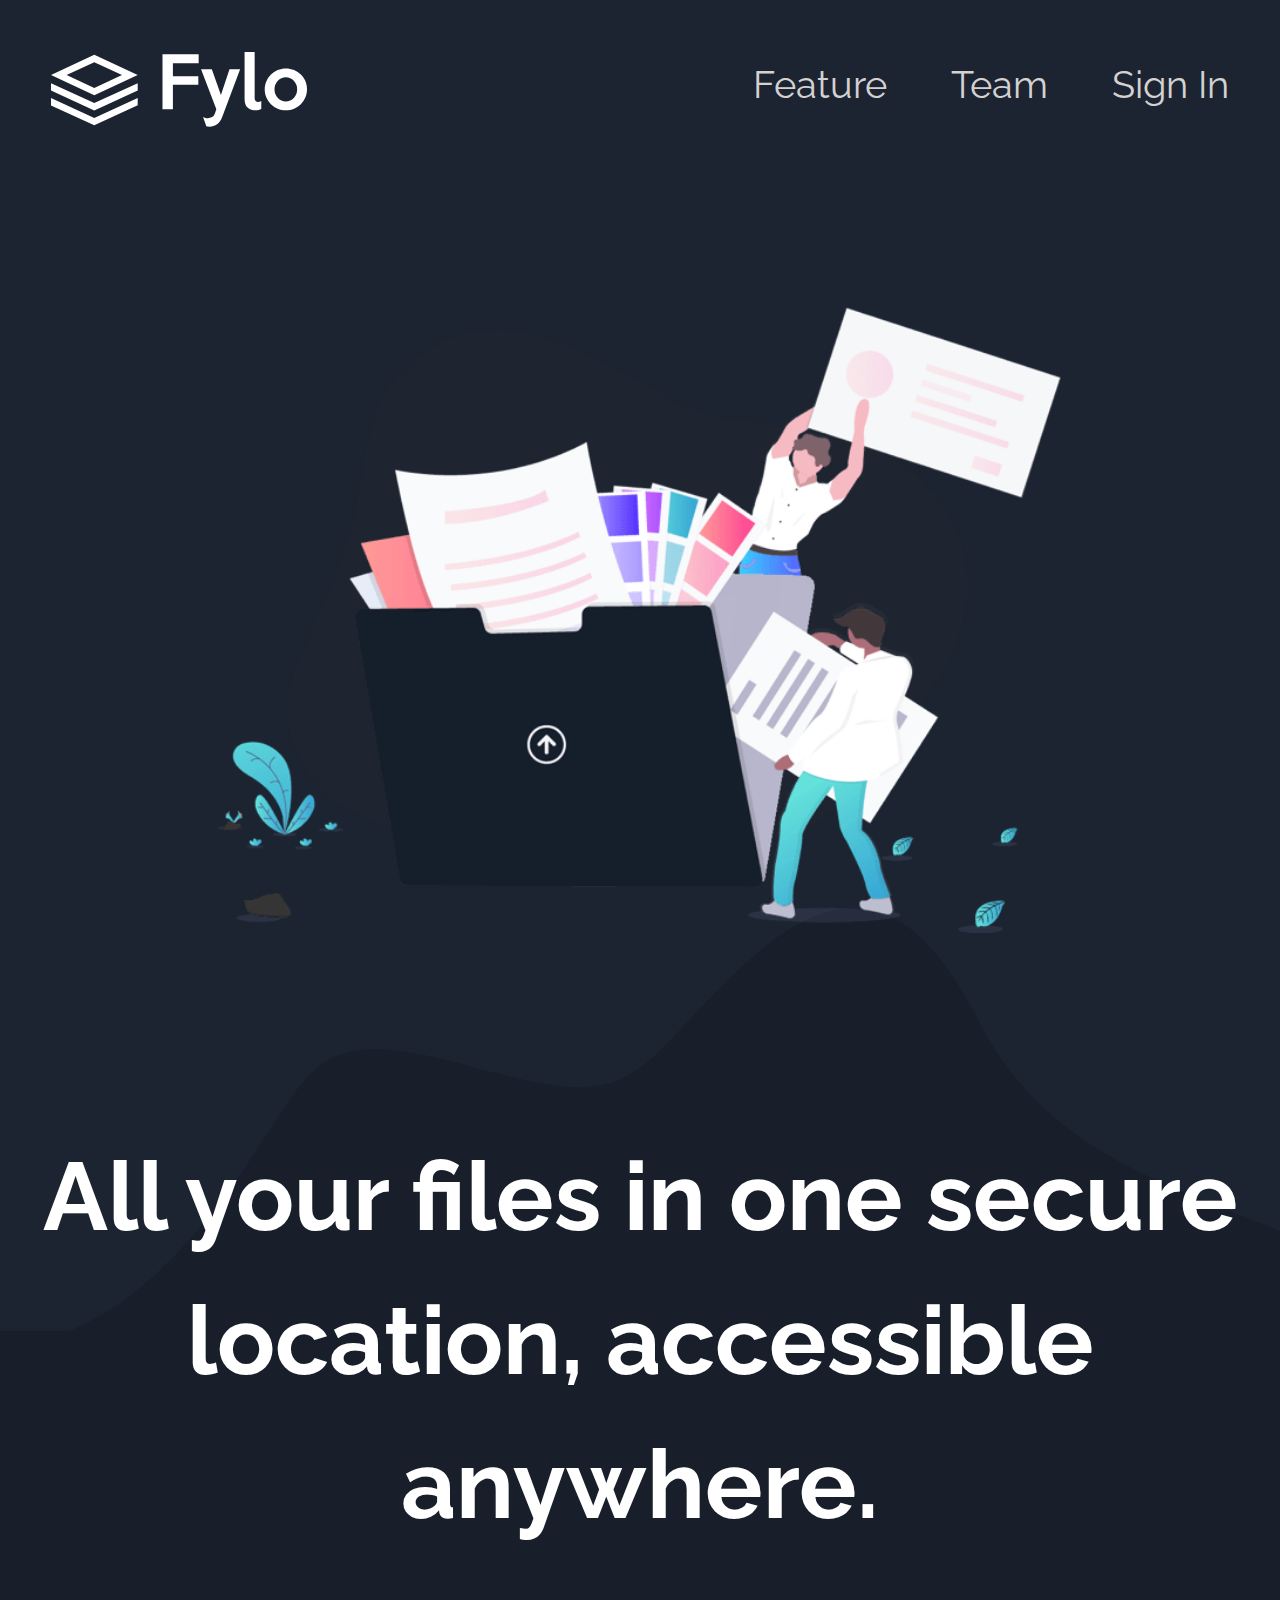
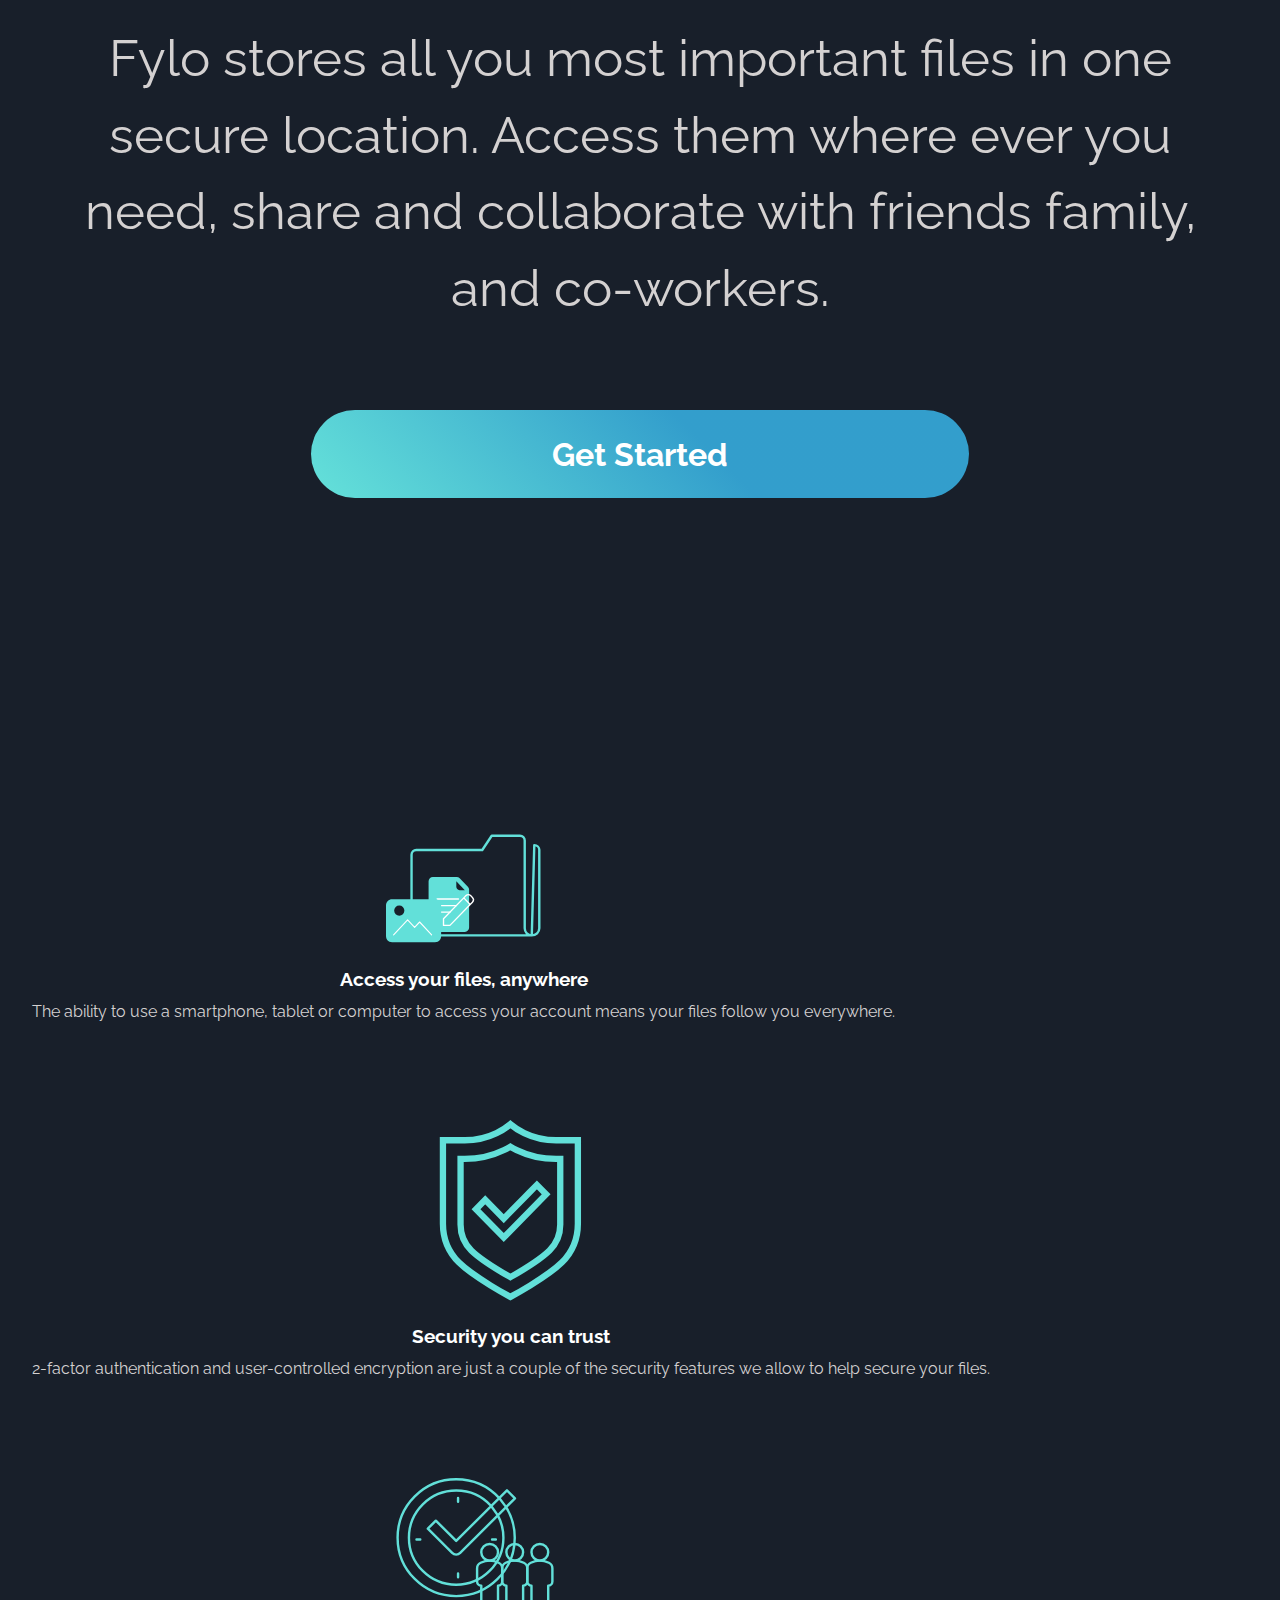
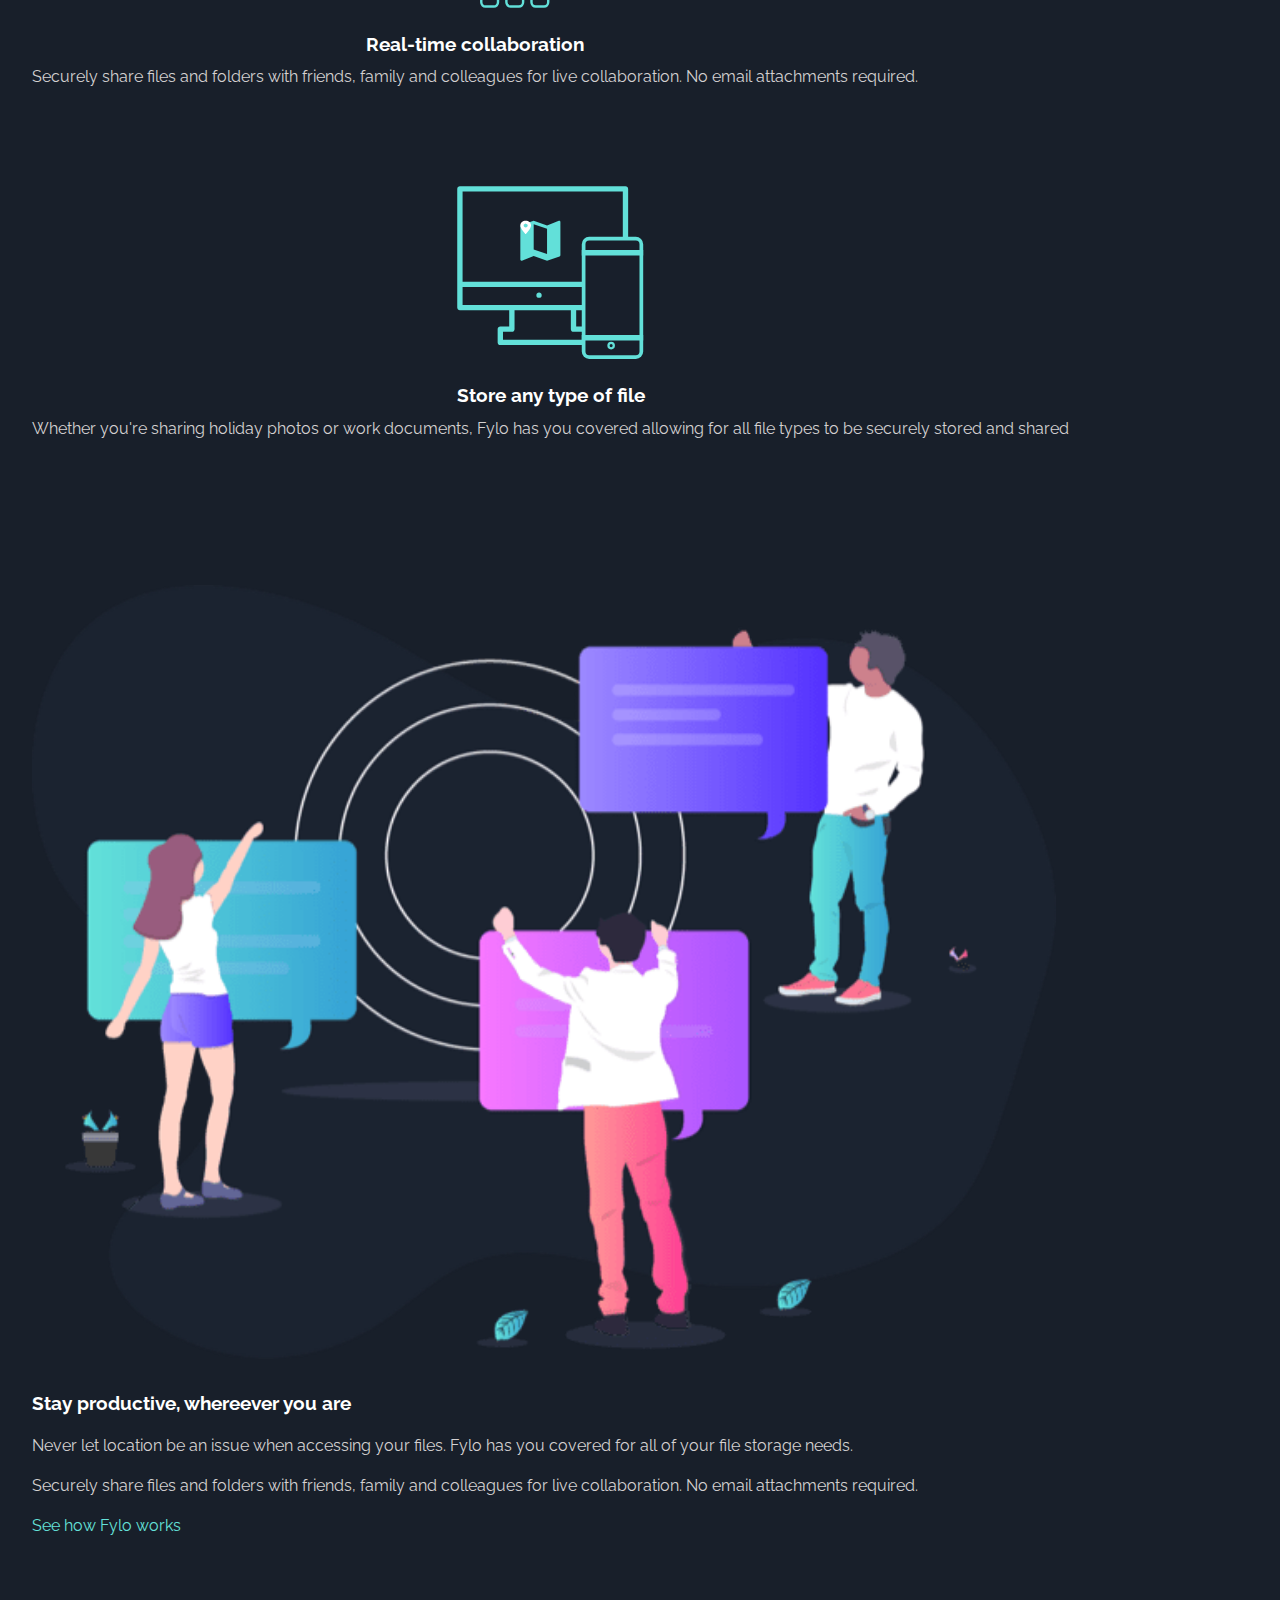
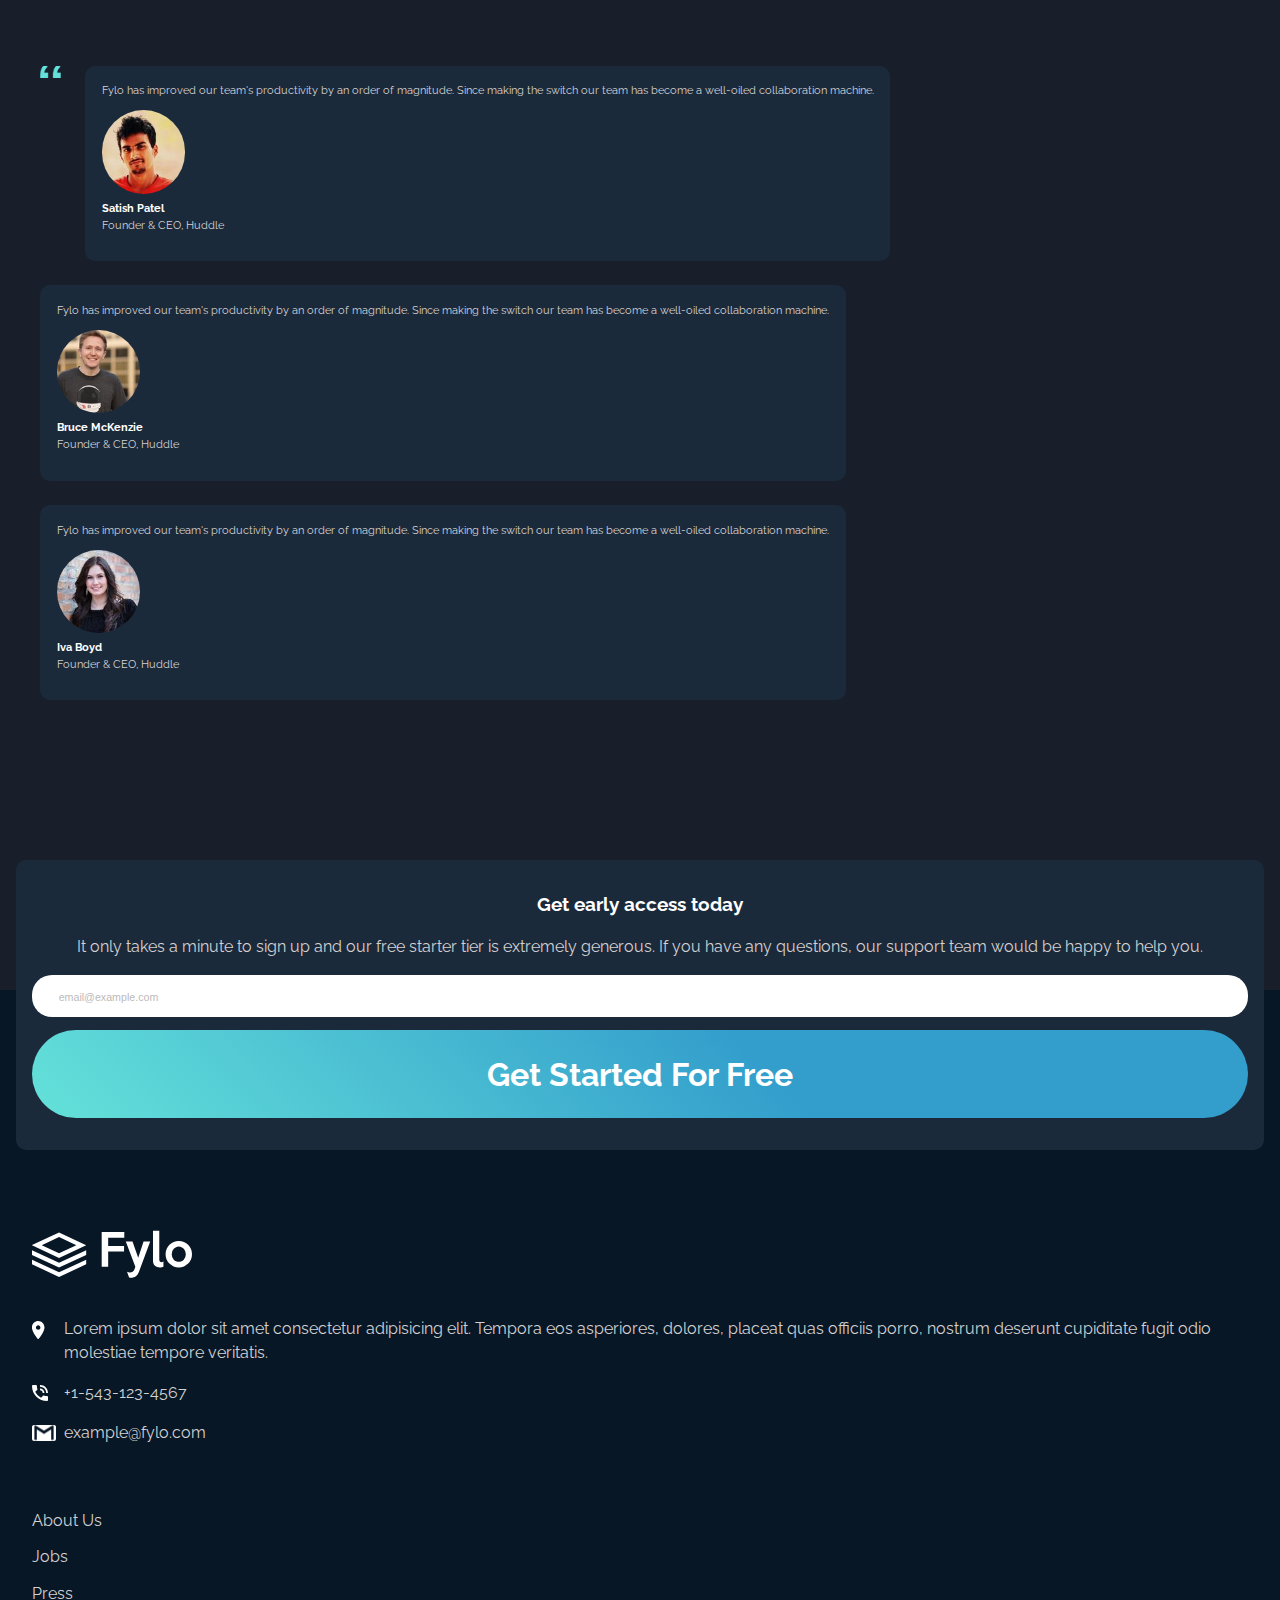
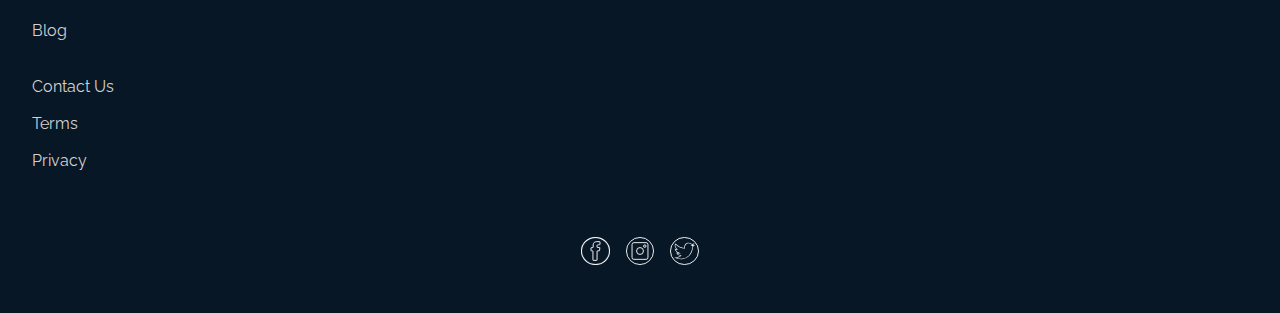
<file: index.html>
<!DOCTYPE html>
<html lang="en" style="height: 100%">
  <head>
    <meta charset="UTF-8" />
    <meta http-equiv="X-UA-Compatible" content="IE=edge" />
    <meta name="viewport" content="width=device-width, initial-scale=1.0" />
    <link rel="preconnect" href="https://fonts.googleapis.com" />
    <link rel="preconnect" href="https://fonts.gstatic.com" crossorigin />
    <link rel="preconnect" href="https://fonts.googleapis.com" />
    <link rel="preconnect" href="https://fonts.gstatic.com" crossorigin />
    <script>
      document
        .querySelector("main")
        .style.setProperty("height", window.innerHeight + "px");
    </script>
    <link
      href="https://fonts.googleapis.com/css2?family=Open+Sans:wght@400;700&family=Raleway:wght@400;700&display=swap"
      rel="stylesheet"
    />
    <link rel="stylesheet" href="styles.css" />
    <title>Fylo</title>
  </head>
  <body>
    <main>
      <header id="flex-wrapper-header">
        <img src="images/logo.svg" alt="logo" />
        <ul id="flex-wrapper-hero-ul">
          <li><a href="">Feature</a></li>
          <li><a href="">Team</a></li>
          <li><a href="">Sign In</a></li>
        </ul>
      </header>

      <div id="second-half-main-background-div"></div>
      <section id="main-img-container">
        <div id="main-illustration-container">
          <img src="images/illustration-intro.png" alt="illustration-intro" />
        </div>
        <img src="images/bg-curvy-mobile.svg" alt="bg-curvy-mobile" />
      </section>
      <div id="main-h1-para-container">
        <h1>All your files in one secure location, accessible anywhere.</h1>
        <p>
          Fylo stores all you most important files in one secure location.
          Access them where ever you need, share and collaborate with friends
          family, and co-workers.
        </p>
        <button class="cta">Get Started</button>
      </div>
    </main>
    <section id="first-section-flex-wrapper">
      <div>
        <img
          class="first-section-img"
          src="images/icon-any-file.svg"
          alt="any-file"
        />
        <h3>Access your files, anywhere</h3>
        <p>
          The ability to use a smartphone, tablet or computer to access your
          account means your files follow you everywhere.
        </p>
      </div>
      <div>
        <img
          class="first-section-img"
          id="first-section-security-icon"
          src="images/icon-security.svg"
          alt="security"
        />
        <h3>Security you can trust</h3>
        <p>
          2-factor authentication and user-controlled encryption are just a
          couple of the security features we allow to help secure your files.
        </p>
      </div>
      <div>
        <img
          class="first-section-img"
          src="images/icon-collaboration.svg"
          alt="collaboration"
        />
        <h3>Real-time collaboration</h3>
        <p>
          Securely share files and folders with friends, family and colleagues
          for live collaboration. No email attachments required.
        </p>
      </div>
      <div>
        <img
          class="first-section-img"
          src="images/icon-access-anywhere.svg"
          alt="access-anywhere"
        />
        <h3>Store any type of file</h3>
        <p>
          Whether you're sharing holiday photos or work documents, Fylo has you
          covered allowing for all file types to be securely stored and shared
        </p>
      </div>
    </section>
    <section id="second-section-flex-wrapper">
      <img
        src="images/illustration-stay-productive.png"
        alt="illustration-stay-productive"
      />
      <div id="h3-p-span-container-second-section">
        <h3>Stay productive, whereever you are</h3>
        <p>
          Never let location be an issue when accessing your files. Fylo has you
          covered for all of your file storage needs.
        </p>
        <p>
          Securely share files and folders with friends, family and colleagues
          for live collaboration. No email attachments required.
        </p>
        <span id="arrow-icon-animation">See how Fylo works</span>
      </div>
    </section>
    <section id="third-section-flex-wrapper">
      <div>
        <p>
          Fylo has improved our team's productivity by an order of magnitude.
          Since making the switch our team has become a well-oiled collaboration
          machine.
        </p>
        <div>
          <img src="images/profile-1.jpg" alt="testimonial-image" />
          <div>
            <p>
              <span class="testimonial-name">Satish Patel</span><br />
              Founder & CEO, Huddle
            </p>
          </div>
        </div>
      </div>
      <div>
        <p>
          Fylo has improved our team's productivity by an order of magnitude.
          Since making the switch our team has become a well-oiled collaboration
          machine.
        </p>
        <div>
          <img src="images/profile-2.jpg" alt="testimonial-image" />
          <div>
            <p>
              <span class="testimonial-name">Bruce McKenzie</span>
              <br />
              Founder & CEO, Huddle
            </p>
          </div>
        </div>
      </div>
      <div>
        <p>
          Fylo has improved our team's productivity by an order of magnitude.
          Since making the switch our team has become a well-oiled collaboration
          machine.
        </p>
        <div>
          <img src="images/profile-3.jpg" alt="testimonial-image" />
          <div>
            <p>
              <span class="testimonial-name">Iva Boyd</span><br />Founder & CEO,
              Huddle
            </p>
          </div>
        </div>
      </div>
    </section>
    <section id="email-form-section">
      <div id="form-wrapper">
        <h3>Get early access today</h3>
        <p>
          It only takes a minute to sign up and our free starter tier is
          extremely generous. If you have any questions, our support team would
          be happy to help you.
        </p>
        <form action="#">
          <input type="email" name="" id="" placeholder="email@example.com" />
          <button class="cta">Get Started For Free</button>
        </form>
      </div>
    </section>
    <footer>
      <img src="images/logo.svg" alt="logo" />
      <p id="footer-location-para">
        Lorem ipsum dolor sit amet consectetur adipisicing elit. Tempora eos
        asperiores, dolores, placeat quas officiis porro, nostrum deserunt
        cupiditate fugit odio molestiae tempore veritatis.
      </p>

      <p id="footer-phoneNumber">+1-543-123-4567</p>
      <p id="footer-example-email">example@fylo.com</p>
      <div id="flex-footer-ul-container">
        <ul class="flex-footer-li-container">
          <li><a href="#">About Us</a></li>
          <li><a href="#">Jobs</a></li>
          <li><a href="#">Press</a></li>
          <li><a href="#">Blog</a></li>
        </ul>
        <ul class="flex-footer-li-container">
          <li><a href="#">Contact Us</a></li>
          <li><a href="#">Terms</a></li>
          <li><a href="#">Privacy</a></li>
        </ul>
      </div>
      <div id="flex-social-media-icons">
        <img
          class="svg-social-icons"
          src="images/SVG-icon/facebook.svg"
          alt="facebook"
        />
        <img
          class="svg-social-icons"
          src="images/SVG-icon/instagram.svg"
          alt="instagram"
        />
        <img
          class="svg-social-icons"
          src="images/SVG-icon/twitter.svg"
          alt="twitter"
        />
      </div>
    </footer>

    <script src="https://ajax.googleapis.com/ajax/libs/jquery/3.6.0/jquery.min.js"></script>
    <script src="main.js"></script>
  </body>
</html>
</file>
<file: styles.css>
* {
  padding: 0;
  margin: 0;
  box-sizing: border-box;
}

body {
  position: relative;
  font-family: "Open Sans", sans-serif;
  font-family: "Raleway", sans-serif;
  line-height: 1.5em;
  background: hsl(218, 28%, 13%);
}

header,
h1,
h2,
h3,
.cta {
  font-family: "Raleway";
  color: white;
}

p {
  color: rgb(212, 209, 209);
  line-height: 1.5em;
}

h1 {
  line-height: 1.5em;
}

img {
  width: 100%;
}

.cta {
  background: linear-gradient(
    45deg,
    hsl(176, 68%, 64%),
    hsl(198, 60%, 50%) 60%
  );
  padding: 2vw 20%;
  border-radius: 50px;
  border: none;
  font-weight: bold;
  font-size: 2.5vw;
}

.cta:hover {
  background: hsl(176, 68%, 64%);
}

/* animations ---------------------------------------------------------------------------------------*/

@keyframes slideIn {
  from {
    opacity: 0%;
    margin-right: -1em;
  }
  to {
    opacity: 100%;
    margin-right: -2em;
  }
}

@keyframes fillUp {
  from {
    width: 0em;
  }
  to {
    width: 9.2em;
  }
}

/*hero section ---------------------------------------------------------------------------------------*/
main {
  position: relative;
  display: flex;
  flex-wrap: nowrap;
  flex-direction: column;
  text-align: center;
  background: hsl(217, 28%, 15%);
}

header {
  display: flex;
  flex-wrap: nowrap;
  justify-content: space-between;
  padding: 4vw;
  margin-bottom: 10vw;
}

header > ul > li > a {
  text-decoration: none;
  color: rgb(212, 209, 209);
  font-size: 3vw;
}

header > ul > li > a:hover {
  color: white;
  text-decoration: underline;
}

header > ul > li {
  list-style: none;
}

header > ul {
  display: flex;
  flex-basis: 50%;
  align-items: center;
  justify-content: flex-end;
  gap: 5vw;
}

header > img {
  width: 20vw;
}

#second-half-main-background-div {
  position: absolute;
  bottom: 0;
  top: 104vw;
  left: 0;
  right: 0;
  background: hsl(218, 28%, 13%);
}

#main-illustration-container {
  padding: 0 17vw;
}

#main-illustration-container > img {
  position: relative;
  margin-bottom: -2em;
  z-index: 1;
}

main > section > img:nth-of-type(1) {
  margin-bottom: -1em;
}

#main-h1-para-container {
  position: relative;
  display: flex;
  flex-wrap: nowrap;
  flex-direction: column;
  gap: 5vw;
  align-items: center;
  bottom: 20vw;
  padding: 0 3vw;
}

#main-h1-para-container > h1 {
  font-size: 7.5vw;
}

#main-h1-para-container > p {
  font-size: 4vw;
}

#main-h1-para-container > .cta {
  margin-top: -1em;
}
/* first section  -----------------------------------------------------------------------------*/

#first-section-flex-wrapper {
  display: flex;
  flex-wrap: wrap;
  flex-grow: 1;
  gap: 5em;
  position: relative;
  padding: 5em 2em;
  margin-bottom: 3em;
}

#first-section-flex-wrapper h3 {
  color: white;
}

#first-section-flex-wrapper p {
  color: rgb(212, 209, 209);
}

#first-section-flex-wrapper > div {
  text-align: center;
}

.first-section-img {
  width: 18%;
  margin-bottom: 1em;
}

#first-section-security-icon {
  width: 15%;
}

#first-section-flex-wrapper > div > h3 {
  margin-bottom: 0.5em;
}

/* second section  ------------------------------------------------------------------------------------------*/

#second-section-flex-wrapper {
  display: flex;
  flex-wrap: wrap;
  flex-grow: 1;
  gap: 2em;
  padding: 0 2em;
  margin-bottom: 8em;
}

#second-section-flex-wrapper > img {
  align-self: center;
  width: 80vw;
}

#second-section-flex-wrapper > div > h3 {
  color: white;
}

#second-section-flex-wrapper > div > p {
  color: rgb(212, 209, 209);
}

#second-section-flex-wrapper > div > h3,
p {
  margin-bottom: 1em;
}

#second-section-flex-wrapper > div > span {
  position: relative;
  color: hsl(176, 68%, 64%);
}

#arrow-icon-animation::after {
  content: "";
  position: absolute;
  width: 0;
  height: 0.1em;
  left: 0;
  bottom: 0;
  margin-bottom: -0.5em;
  background: hsl(176, 68%, 64%);
}

#arrow-icon-animation:hover::after {
  animation-name: fillUp;
  animation-duration: 0.3s;
  animation-fill-mode: forwards;
}

#arrow-icon-animation::before {
  content: "";
  position: absolute;
  width: 1em;
  height: 1em;
  right: 0;
  bottom: 0;
  opacity: 0;
  margin-right: -1em;
  background-image: url(images/icon-arrow.svg);
  background-position: center;
  background-size: cover;
  transition: all 0.3s ease-in-out;
}

#arrow-icon-animation:hover {
  cursor: pointer;
}

#arrow-icon-animation:hover::before {
  animation-name: slideIn;
  animation-duration: 0.3s;
  animation-fill-mode: forwards;
}

/* third section  ---------------------------------------------------------------------------------------*/

#third-section-flex-wrapper {
  display: flex;
  flex-wrap: wrap;
  flex-grow: 1;
  gap: 1.5em;
  padding: 0 2.5em;
  margin-bottom: 5em;
  color: rgb(212, 209, 209);
}

#third-section-flex-wrapper::before {
  content: "";
  height: 0.8em;
  width: 1.3em;
  background-image: url(images/bg-quotes.png);
  margin-bottom: -1em;
  background-position: center;
  background-size: cover;
}

#third-section-flex-wrapper img {
  width: 6.5vw;
  border-radius: 50px;
}

#third-section-flex-wrapper > div {
  background: hsl(213, 37%, 17%);
  padding: 1.5em;
  font-size: 0.7rem;
  line-height: 1.7em;
  border-radius: 10px;
}

.testimonial-name {
  color: white;
  font-weight: bold;
}

#email-form-section {
  padding: 0 1em;
  z-index: 2;
  color: rgb(212, 209, 209);
}

#form-wrapper {
  position: relative;
  top: 10em;
  z-index: 2;
  border-radius: 10px;
  background: hsl(213, 37%, 17%);
  text-align: center;
  padding: 2em 1em;
  margin-top: -5em;
}

#form-wrapper > h3 {
  color: white;
  margin-bottom: 1em;
}

#form-wrapper > form > input {
  background: white;
  width: 100%;
  padding: 1em 9em 1em 2em;
  border-radius: 20px;
  margin-bottom: 1em;
  border: none;
}

#form-wrapper > form > input::placeholder {
  font-size: 0.8em;
  color: rgb(189, 186, 186);
}

#form-wrapper > form > button {
  width: 100%;
}

/* footer ----------------------------------------------------------------------------------*/

footer {
  position: relative;
  bottom: 0;
  z-index: 1;
  color: white;
  background: hsl(209, 66%, 9%);
  padding: 15em 1em 1em 1em;
}

footer > img {
  width: 10em;
  margin: 0 0 2em 1em;
}

#footer-location-para {
  position: relative;
  padding-left: 3em;
}

#footer-location-para::before {
  content: "";
  position: absolute;
  height: 1.1em;
  width: 0.8em;
  top: 0.3em;
  background-image: url(images/icon-location.svg);
  background-position: top;
  background-size: cover;
  margin-left: -2em;
}

#footer-phoneNumber {
  position: relative;
  padding-left: 3em;
}

#footer-phoneNumber::before {
  content: "";
  position: absolute;
  height: 1em;
  width: 1em;
  top: 0.3em;
  margin-left: -2em;
  background-image: url(images/icon-phone.svg);
  background-position: center;
  background-size: cover;
}

#footer-example-email {
  position: relative;
  padding-left: 3em;
}

#footer-example-email::before {
  content: "";
  position: absolute;
  height: 1em;
  width: 1.5em;
  border-radius: 2px;
  top: 0.3em;
  margin-left: -2em;
  background-image: url(images/icon-email.svg);
  background-position: center;
  background-size: cover;
}

#flex-footer-ul-container {
  display: flex;
  flex-direction: column;
  gap: 2em;
  margin-top: 4em;
  padding-left: 1em;
}

footer > ul > li {
  list-style: none;
}

footer > ul > li > a {
  text-decoration: none;
  color: white;
}

footer > ul {
  display: flex;
  flex-wrap: nowrap;
  flex-direction: column;
  align-items: space-around;
}

.flex-footer-li-container {
  display: flex;
  flex-direction: column;
  gap: 0.8em;
}

.flex-footer-li-container > li {
  list-style: none;
}

.flex-footer-li-container > li > a {
  color: rgb(212, 209, 209);
  text-decoration: none;
}

.flex-footer-li-container > li > a:hover {
  color: white;
}

#flex-social-media-icons {
  display: flex;
  justify-content: center;
  gap: 1em;
  margin: 4em 0 2em 0;
}

.svg-social-icons {
  width: 1.8em;
}

.svg-social-icons:hover {
  cursor: pointer;
  filter: invert(0.5) sepia(1) hue-rotate(175deg) saturate(6) brightness(200%);
}

/* media queries ------------------------------------------------------------------------------------------------ */

@media only screen and (width: 375px) and (height: 812px) {
  #second-half-main-background-div {
    position: absolute;
    bottom: 0;
    top: 120vw;
    left: 0;
    right: 0;
    background: hsl(218, 28%, 13%);
  }

  #main-illustration-container {
    padding: 0 5vw;
  }

  #main-h1-para-container {
    position: relative;
    display: flex;
    flex-wrap: nowrap;
    flex-direction: column;
    gap: 7vw;
    align-items: center;
    bottom: 20vw;
  }

  #main-h1-para-container > p {
    font-size: 4.5vw;
    line-height: 9.5vw;
    padding: 0 4.5vw;
  }
}

@media only screen and (width: 411px) and (height: 823px) {
  #second-half-main-background-div {
    position: absolute;
    bottom: 0;
    top: 120vw;
    left: 0;
    right: 0;
    background: hsl(218, 28%, 13%);
  }

  #main-illustration-container {
    padding: 0 5vw;
  }

  #main-h1-para-container {
    position: relative;
    display: flex;
    flex-wrap: nowrap;
    flex-direction: column;
    gap: 4vw;
    align-items: center;
    bottom: 20vw;
  }

  #main-h1-para-container > p {
    font-size: 4.5vw;
    line-height: 9vw;
    padding: 0 4.5vw;
  }
}

@media only screen and (width: 768px) and (height: 1024px) {
  #second-half-main-background-div {
    position: absolute;
    bottom: 0;
    top: 90vw;
    left: 0;
    right: 0;
    background: hsl(218, 28%, 13%);
  }

  #main-illustration-container {
    margin-top: -10vw;
    padding: 0 20vw;
  }

  #main-h1-para-container {
    position: relative;
    display: flex;
    flex-wrap: nowrap;
    flex-direction: column;
    gap: 4vw;
    align-items: center;
    bottom: 30vw;
  }

  #main-h1-para-container > h1 {
    font-size: 6vw;
    padding: 0 5vw;
  }

  #main-h1-para-container > p {
    font-size: 3vw;
    line-height: 5.5vw;
    padding: 0 15vw;
  }
}

@media only screen and (width: 1024px) and (height: 1366px) {
  #second-half-main-background-div {
    position: absolute;
    bottom: 0;
    top: 95vw;
    left: 0;
    right: 0;
    background: hsl(218, 28%, 13%);
  }

  #main-illustration-container {
    margin-top: -8vw;
    padding: 0 20vw;
  }

  #main-h1-para-container {
    position: relative;
    display: flex;
    flex-wrap: nowrap;
    flex-direction: column;
    gap: 4vw;
    align-items: center;
    bottom: 30vw;
  }

  #main-h1-para-container > h1 {
    font-size: 6vw;
    padding: 0 5vw;
  }

  #main-h1-para-container > p {
    font-size: 3vw;
    line-height: 5.5vw;
    padding: 0 15vw;
  }
}

@media only screen and (width: 540px) and (height: 720px) {
  #second-half-main-background-div {
    position: absolute;
    bottom: 0;
    top: 90vw;
    left: 0;
    right: 0;
    background: hsl(218, 28%, 13%);
  }

  #main-illustration-container {
    margin-top: -8vw;
    padding: 0 20vw;
  }

  #main-h1-para-container {
    position: relative;
    display: flex;
    flex-wrap: nowrap;
    flex-direction: column;
    gap: 4vw;
    align-items: center;
    bottom: 30vw;
  }

  #main-h1-para-container > h1 {
    font-size: 6vw;
    padding: 0 5vw;
  }

  #main-h1-para-container > p {
    font-size: 3vw;
    line-height: 5.5vw;
    padding: 0 15vw;
  }
}

@media only screen and (width: 280px) and (height: 653px) {
  #second-half-main-background-div {
    position: absolute;
    bottom: 0;
    top: 120vw;
    left: 0;
    right: 0;
    background: hsl(218, 28%, 13%);
  }

  #main-illustration-container {
    padding: 0 5vw;
  }

  #main-h1-para-container {
    position: relative;
    display: flex;
    flex-wrap: nowrap;
    flex-direction: column;
    gap: 10vw;
    align-items: center;
    bottom: 15vw;
  }

  #main-h1-para-container > p {
    font-size: 4.5vw;
    line-height: 9vw;
    padding: 0 4.5vw;
  }
}
</file>
